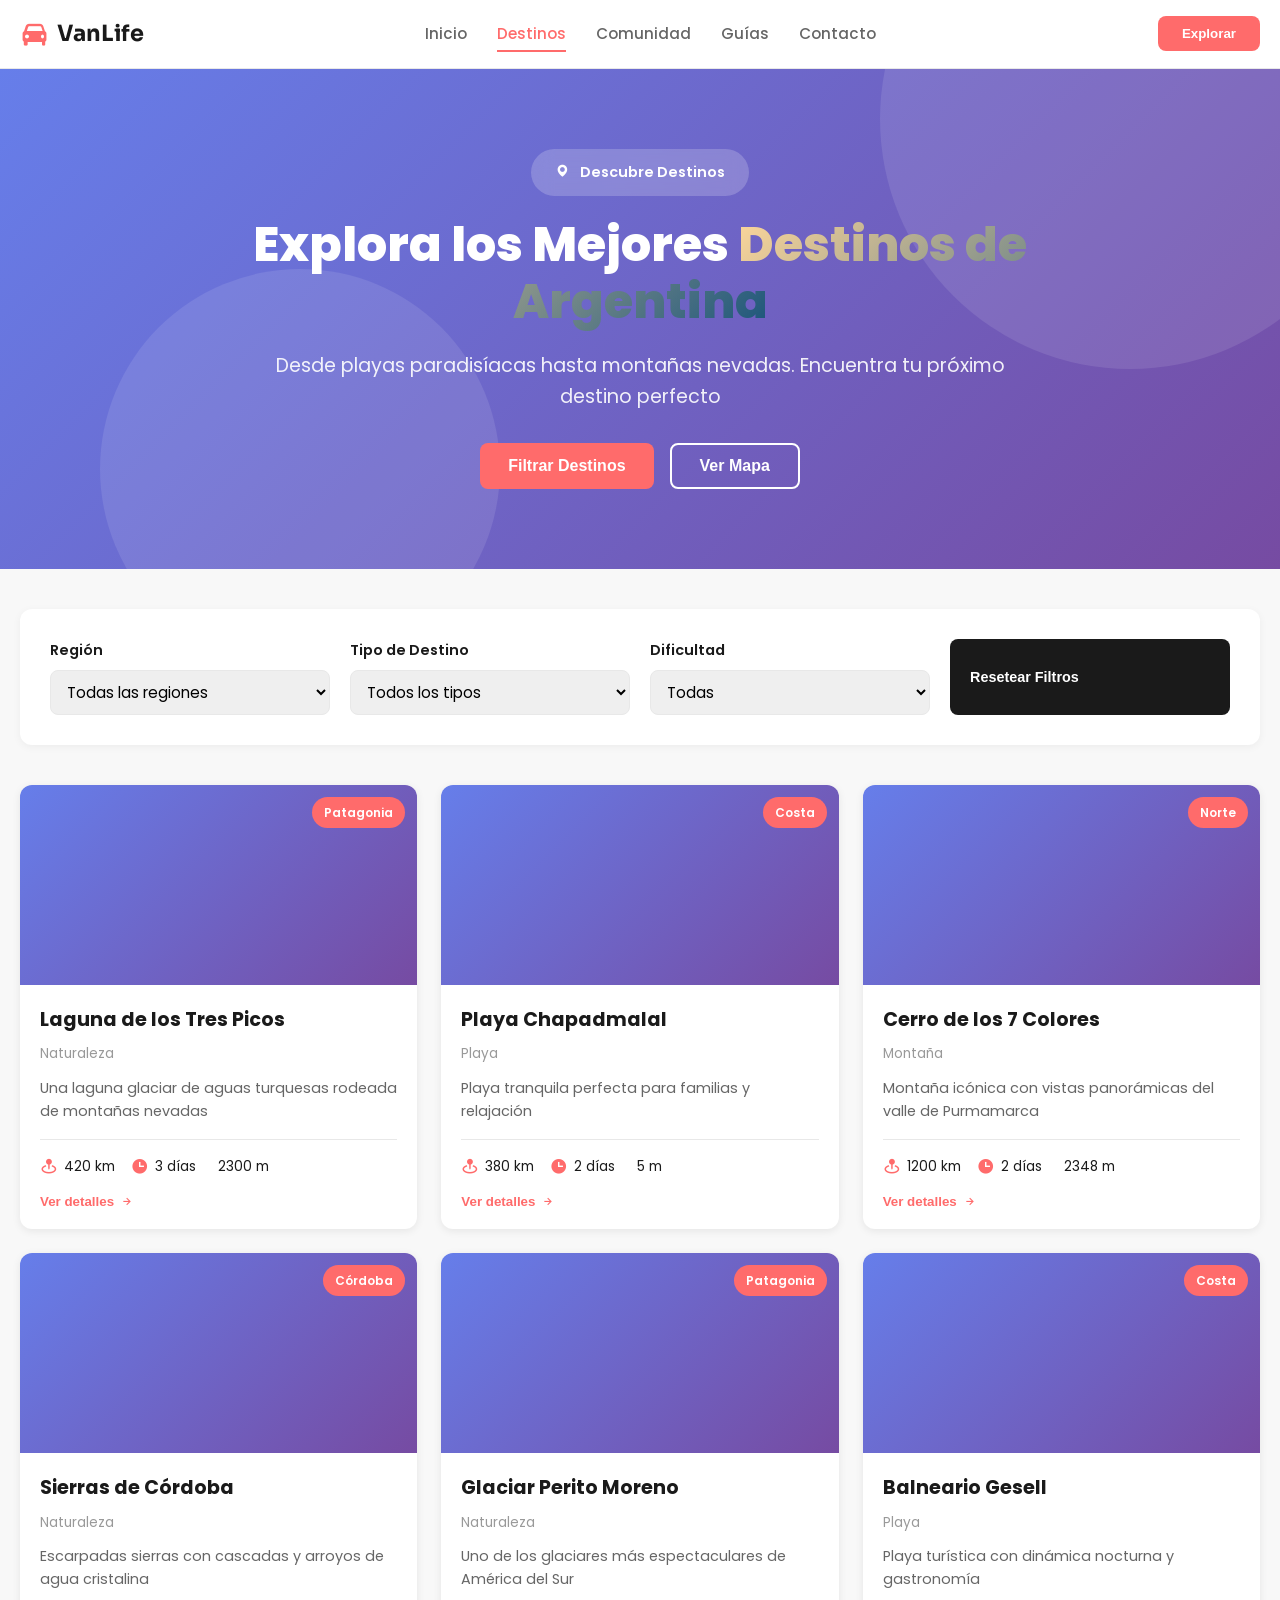
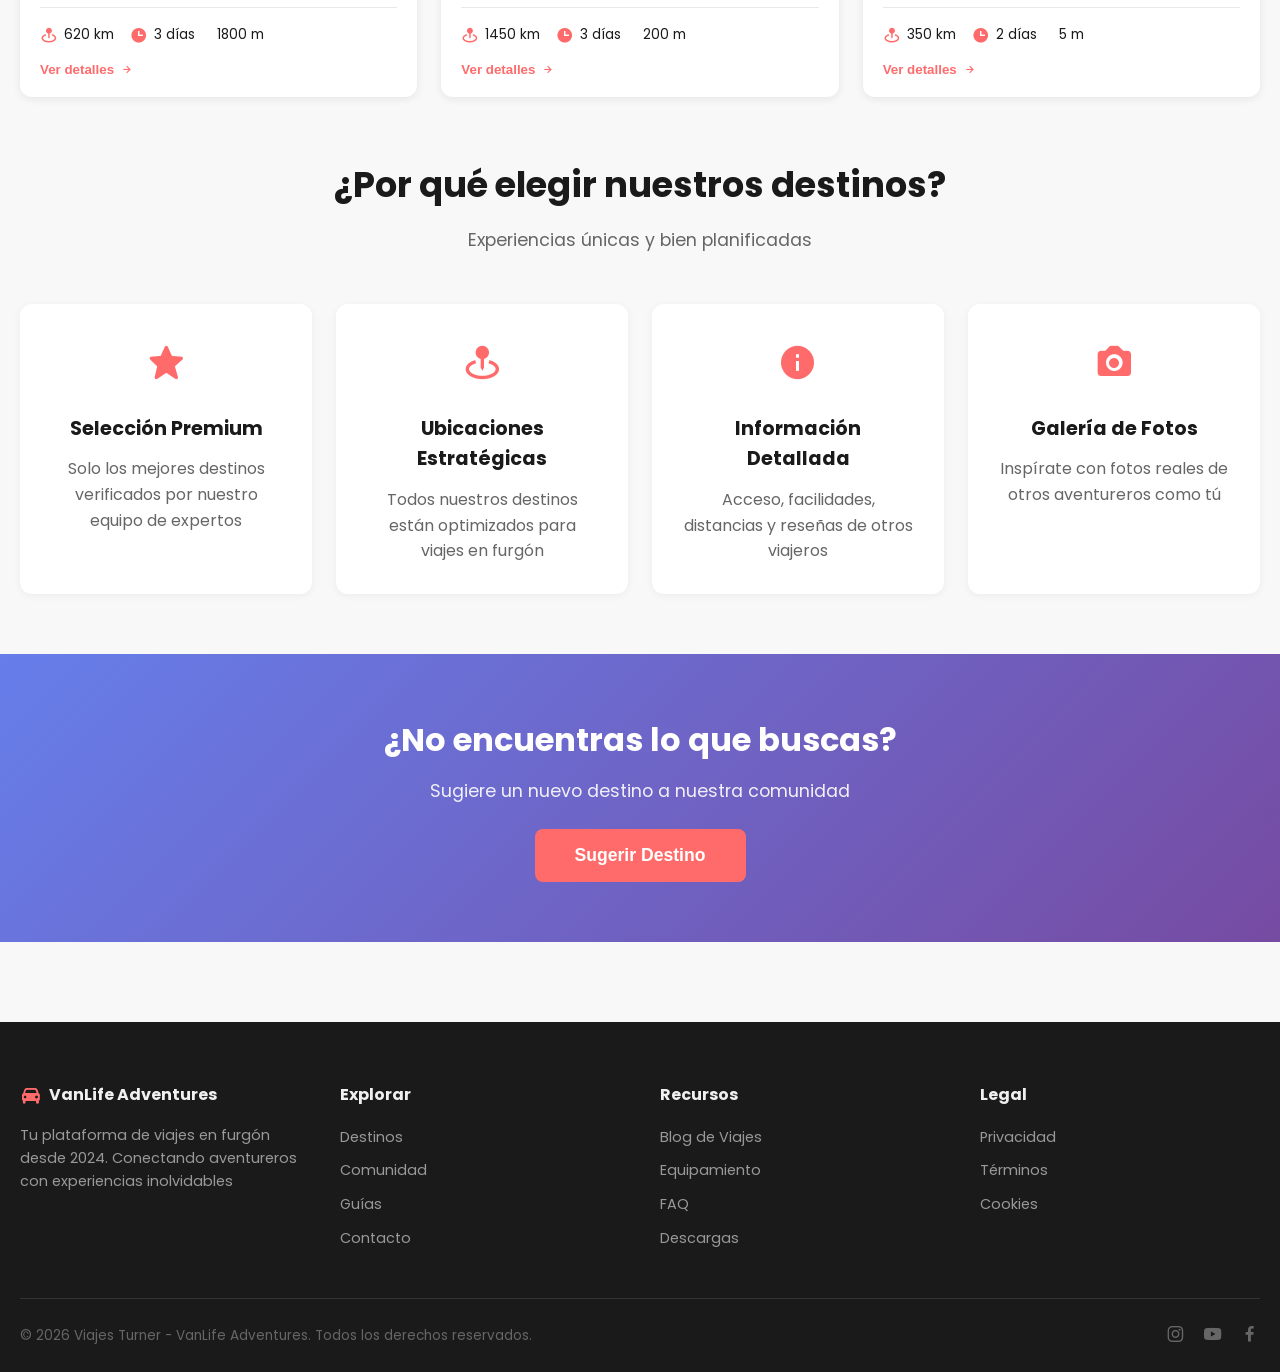
<file: destinos.html>
<!DOCTYPE html>
<html lang="es">
<head>
  <meta charset="UTF-8">
  <meta name="viewport" content="width=device-width, initial-scale=1.0">
  <meta name="description" content="Explora los mejores destinos para tu escapada en furgón">
  <title>Destinos - Viajes Turner</title>
  <link rel="preconnect" href="https://fonts.googleapis.com">
  <link rel="preconnect" href="https://fonts.gstatic.com" crossorigin>
  <link href="https://fonts.googleapis.com/css2?family=Poppins:wght@300;400;500;600;700;800&family=Sora:wght@400;500;600;700&display=swap" rel="stylesheet">
  <link rel="stylesheet" href="css/destinos.css">
  <link rel="stylesheet" href="https://cdn.jsdelivr.net/npm/boxicons@2.1.4/css/boxicons.min.css">
</head>
<body>
  <!-- NAVBAR -->
  <nav class="navbar">
    <div class="navbar__container">
      <div class="navbar__logo">
        <i class="bx bxs-car"></i>
        <span class="navbar__logo-text">VanLife</span>
      </div>
      <ul class="navbar__menu">
        <li><a href="index.html" class="navbar__link">Inicio</a></li>
        <li><a href="destinos.html" class="navbar__link active">Destinos</a></li>
        <li><a href="comunidad.html" class="navbar__link">Comunidad</a></li>
        <li><a href="guias.html" class="navbar__link">Guías</a></li>
        <li><a href="contacto.html" class="navbar__link">Contacto</a></li>
      </ul>
      <button class="navbar__cta">Explorar</button>
    </div>
  </nav>

  <!-- HERO SECTION -->
  <header class="hero">
    <div class="hero__background">
      <div class="hero__gradient-1"></div>
      <div class="hero__gradient-2"></div>
    </div>
    <div class="hero__content">
      <div class="hero__badge">
        <i class="bx bxs-map"></i> Descubre Destinos
      </div>
      <h1 class="hero__title">
        Explora los Mejores <span class="hero__highlight">Destinos de Argentina</span>
      </h1>
      <p class="hero__subtitle">Desde playas paradisíacas hasta montañas nevadas. Encuentra tu próximo destino perfecto</p>
      <div class="hero__buttons">
        <button class="btn btn--primary">Filtrar Destinos</button>
        <button class="btn btn--secondary">Ver Mapa</button>
      </div>
    </div>
  </header>

  <!-- MAIN CONTENT -->
  <main>
    <!-- FILTERS SECTION -->
    <section class="filters-section">
      <div class="filters-container">
        <div class="filter-group">
          <label for="region-filter">Región</label>
          <select id="region-filter" class="filter-select">
            <option value="all">Todas las regiones</option>
            <option value="patagonia">Patagonia</option>
            <option value="norte">Norte</option>
            <option value="costa">Costa</option>
            <option value="cordoba">Córdoba</option>
          </select>
        </div>
        <div class="filter-group">
          <label for="type-filter">Tipo de Destino</label>
          <select id="type-filter" class="filter-select">
            <option value="all">Todos los tipos</option>
            <option value="naturaleza">Naturaleza</option>
            <option value="playa">Playa</option>
            <option value="montaña">Montaña</option>
            <option value="ciudad">Ciudad</option>
          </select>
        </div>
        <div class="filter-group">
          <label for="difficulty-filter">Dificultad</label>
          <select id="difficulty-filter" class="filter-select">
            <option value="all">Todas</option>
            <option value="facil">Fácil</option>
            <option value="media">Media</option>
            <option value="dificil">Difícil</option>
          </select>
        </div>
        <button class="btn btn--filter">Resetear Filtros</button>
      </div>
    </section>

    <!-- DESTINATIONS GRID -->
    <section class="destinations-section">
      <div class="destinations-grid" id="destinationsGrid">
        <!-- Los destinos se cargarán aquí con JavaScript -->
      </div>
    </section>

    <!-- DESTINATION DETAIL MODAL -->
    <div class="modal" id="destinationModal">
      <div class="modal__content">
        <button class="modal__close">
          <i class="bx bx-x"></i>
        </button>
        <div class="modal__body" id="modalBody">
          <!-- El contenido se cargará aquí -->
        </div>
      </div>
    </div>

    <!-- FEATURES SECTION -->
    <section class="features-section">
      <div class="section__header">
        <h2 class="section__title">¿Por qué elegir nuestros destinos?</h2>
        <p class="section__subtitle">Experiencias únicas y bien planificadas</p>
      </div>
      <div class="features-grid">
        <div class="feature-card">
          <div class="feature-card__icon">
            <i class="bx bxs-star"></i>
          </div>
          <h3>Selección Premium</h3>
          <p>Solo los mejores destinos verificados por nuestro equipo de expertos</p>
        </div>
        <div class="feature-card">
          <div class="feature-card__icon">
            <i class="bx bxs-map-pin"></i>
          </div>
          <h3>Ubicaciones Estratégicas</h3>
          <p>Todos nuestros destinos están optimizados para viajes en furgón</p>
        </div>
        <div class="feature-card">
          <div class="feature-card__icon">
            <i class="bx bxs-info-circle"></i>
          </div>
          <h3>Información Detallada</h3>
          <p>Acceso, facilidades, distancias y reseñas de otros viajeros</p>
        </div>
        <div class="feature-card">
          <div class="feature-card__icon">
            <i class="bx bxs-camera"></i>
          </div>
          <h3>Galería de Fotos</h3>
          <p>Inspírate con fotos reales de otros aventureros como tú</p>
        </div>
      </div>
    </section>

    <!-- CTA SECTION -->
    <section class="cta">
      <div class="cta__content">
        <h2>¿No encuentras lo que buscas?</h2>
        <p>Sugiere un nuevo destino a nuestra comunidad</p>
        <button class="btn btn--large">Sugerir Destino</button>
      </div>
    </section>
  </main>

  <!-- FOOTER -->
  <footer class="footer">
    <div class="footer__content">
      <div class="footer__column">
        <h4><i class="bx bxs-car"></i> VanLife Adventures</h4>
        <p>Tu plataforma de viajes en furgón desde 2024. Conectando aventureros con experiencias inolvidables</p>
      </div>
      <div class="footer__column">
        <h4>Explorar</h4>
        <ul>
          <li><a href="destinos.html">Destinos</a></li>
          <li><a href="comunidad.html">Comunidad</a></li>
          <li><a href="guias.html">Guías</a></li>
          <li><a href="contacto.html">Contacto</a></li>
        </ul>
      </div>
      <div class="footer__column">
        <h4>Recursos</h4>
        <ul>
          <li><a href="#">Blog de Viajes</a></li>
          <li><a href="#">Equipamiento</a></li>
          <li><a href="#">FAQ</a></li>
          <li><a href="#">Descargas</a></li>
        </ul>
      </div>
      <div class="footer__column">
        <h4>Legal</h4>
        <ul>
          <li><a href="#">Privacidad</a></li>
          <li><a href="#">Términos</a></li>
          <li><a href="#">Cookies</a></li>
        </ul>
      </div>
    </div>
    <div class="footer__bottom">
      <p>&copy; 2026 Viajes Turner - VanLife Adventures. Todos los derechos reservados.</p>
      <div class="footer__socials">
        <a href="#" aria-label="Instagram"><i class="bx bxl-instagram"></i></a>
        <a href="#" aria-label="YouTube"><i class="bx bxl-youtube"></i></a>
        <a href="#" aria-label="Facebook"><i class="bx bxl-facebook"></i></a>
      </div>
    </div>
  </footer>

  <script src="js/destinos.js"></script>
</body>
</html>
</file>
<file: css/destinos.css>
/* ============================================================================
   RESET & BASE
   ============================================================================ */

* {
  margin: 0;
  padding: 0;
  box-sizing: border-box;
}

html {
  scroll-behavior: smooth;
  -webkit-font-smoothing: antialiased;
}

body {
  font-family: 'Poppins', sans-serif;
  background: #f8f8f8;
  color: #1a1a1a;
  line-height: 1.6;
}

/* ============================================================================
   NAVBAR
   ============================================================================ */

.navbar {
  background: #fff;
  border-bottom: 1px solid #e8e8e8;
  position: sticky;
  top: 0;
  z-index: 100;
  padding: 16px 0;
}

.navbar__container {
  max-width: 1400px;
  margin: 0 auto;
  padding: 0 20px;
  display: flex;
  justify-content: space-between;
  align-items: center;
}

.navbar__logo {
  display: flex;
  align-items: center;
  gap: 8px;
  font-size: 1.4rem;
  font-weight: 700;
}

.navbar__logo i {
  font-size: 1.8rem;
  color: #FF6B6B;
}

.navbar__logo-text {
  color: #1a1a1a;
  font-family: 'Sora', sans-serif;
}

.navbar__menu {
  list-style: none;
  display: flex;
  gap: 30px;
}

.navbar__link {
  text-decoration: none;
  color: #666;
  font-weight: 500;
  font-size: 0.95rem;
  transition: color 0.3s ease;
  position: relative;
}

.navbar__link:hover,
.navbar__link.active {
  color: #FF6B6B;
}

.navbar__link.active::after {
  content: '';
  position: absolute;
  bottom: -8px;
  left: 0;
  width: 100%;
  height: 2px;
  background: #FF6B6B;
}

.navbar__cta {
  padding: 10px 24px;
  background: #FF6B6B;
  color: #fff;
  border: none;
  border-radius: 8px;
  font-weight: 600;
  cursor: pointer;
  transition: all 0.3s ease;
}

.navbar__cta:hover {
  background: #ff5555;
  transform: translateY(-2px);
}

/* ============================================================================
   HERO SECTION
   ============================================================================ */

.hero {
  position: relative;
  padding: 80px 20px;
  background: linear-gradient(135deg, #667eea 0%, #764ba2 100%);
  color: #fff;
  overflow: hidden;
}

.hero__background {
  position: absolute;
  inset: 0;
  overflow: hidden;
}

.hero__gradient-1,
.hero__gradient-2 {
  position: absolute;
  border-radius: 50%;
  opacity: 0.1;
}

.hero__gradient-1 {
  width: 500px;
  height: 500px;
  background: #fff;
  top: -200px;
  right: -100px;
}

.hero__gradient-2 {
  width: 400px;
  height: 400px;
  background: #fff;
  bottom: -100px;
  left: 100px;
}

.hero__content {
  max-width: 800px;
  margin: 0 auto;
  text-align: center;
  position: relative;
  z-index: 1;
}

.hero__badge {
  display: inline-block;
  background: rgba(255, 255, 255, 0.2);
  padding: 12px 24px;
  border-radius: 30px;
  font-size: 0.9rem;
  font-weight: 600;
  margin-bottom: 20px;
  backdrop-filter: blur(10px);
}

.hero__badge i {
  margin-right: 8px;
}

.hero__title {
  font-size: 3rem;
  font-weight: 800;
  margin-bottom: 20px;
  line-height: 1.2;
}

.hero__highlight {
  background: linear-gradient(135deg, #ffd89b 0%, #19547b 100%);
  -webkit-background-clip: text;
  -webkit-text-fill-color: transparent;
  background-clip: text;
}

.hero__subtitle {
  font-size: 1.2rem;
  margin-bottom: 30px;
  opacity: 0.9;
}

.hero__buttons {
  display: flex;
  gap: 16px;
  justify-content: center;
  flex-wrap: wrap;
}

/* ============================================================================
   BUTTONS
   ============================================================================ */

.btn {
  padding: 12px 28px;
  border: none;
  border-radius: 8px;
  font-size: 1rem;
  font-weight: 600;
  cursor: pointer;
  transition: all 0.3s ease;
  display: inline-flex;
  align-items: center;
  gap: 8px;
}

.btn--primary {
  background: #FF6B6B;
  color: #fff;
}

.btn--primary:hover {
  background: #ff5555;
  transform: translateY(-2px);
}

.btn--secondary {
  background: transparent;
  color: #fff;
  border: 2px solid #fff;
}

.btn--secondary:hover {
  background: rgba(255, 255, 255, 0.1);
}

.btn--filter {
  background: #1a1a1a;
  color: #fff;
  padding: 10px 20px;
  font-size: 0.9rem;
}

.btn--filter:hover {
  background: #333;
}

.btn--large {
  padding: 16px 40px;
  font-size: 1.1rem;
  background: #FF6B6B;
  color: #fff;
}

.btn--large:hover {
  background: #ff5555;
  transform: translateY(-2px);
}

/* ============================================================================
   FILTERS SECTION
   ============================================================================ */

.filters-section {
  max-width: 1400px;
  margin: 40px auto;
  padding: 0 20px;
}

.filters-container {
  background: #fff;
  padding: 30px;
  border-radius: 12px;
  display: grid;
  grid-template-columns: repeat(auto-fit, minmax(200px, 1fr));
  gap: 20px;
  box-shadow: 0 2px 8px rgba(0, 0, 0, 0.05);
}

.filter-group {
  display: flex;
  flex-direction: column;
}

.filter-group label {
  font-weight: 600;
  margin-bottom: 8px;
  color: #1a1a1a;
  font-size: 0.9rem;
}

.filter-select {
  padding: 10px 12px;
  border: 1px solid #e8e8e8;
  border-radius: 8px;
  font-family: 'Poppins', sans-serif;
  font-size: 0.95rem;
  cursor: pointer;
  transition: all 0.3s ease;
}

.filter-select:hover,
.filter-select:focus {
  border-color: #FF6B6B;
  outline: none;
  box-shadow: 0 0 0 3px rgba(255, 107, 107, 0.1);
}

/* ============================================================================
   DESTINATIONS GRID
   ============================================================================ */

.destinations-section {
  max-width: 1400px;
  margin: 40px auto;
  padding: 0 20px;
}

.destinations-grid {
  display: grid;
  grid-template-columns: repeat(auto-fill, minmax(300px, 1fr));
  gap: 24px;
}

.destination-card {
  background: #fff;
  border-radius: 12px;
  overflow: hidden;
  box-shadow: 0 2px 8px rgba(0, 0, 0, 0.08);
  transition: all 0.3s ease;
  cursor: pointer;
  display: flex;
  flex-direction: column;
}

.destination-card:hover {
  transform: translateY(-8px);
  box-shadow: 0 8px 24px rgba(0, 0, 0, 0.15);
}

.destination-card__image {
  width: 100%;
  height: 200px;
  background: linear-gradient(135deg, #667eea 0%, #764ba2 100%);
  position: relative;
  overflow: hidden;
}

.destination-card__badge {
  position: absolute;
  top: 12px;
  right: 12px;
  background: #FF6B6B;
  color: #fff;
  padding: 6px 12px;
  border-radius: 20px;
  font-size: 0.75rem;
  font-weight: 600;
}

.destination-card__content {
  padding: 20px;
  flex: 1;
  display: flex;
  flex-direction: column;
}

.destination-card__title {
  font-size: 1.2rem;
  font-weight: 700;
  margin-bottom: 8px;
  color: #1a1a1a;
}

.destination-card__region {
  font-size: 0.85rem;
  color: #999;
  margin-bottom: 12px;
}

.destination-card__description {
  font-size: 0.9rem;
  color: #666;
  margin-bottom: 16px;
  flex: 1;
}

.destination-card__stats {
  display: flex;
  gap: 16px;
  padding-top: 16px;
  border-top: 1px solid #e8e8e8;
  margin-bottom: 16px;
}

.stat {
  display: flex;
  align-items: center;
  gap: 6px;
  font-size: 0.85rem;
}

.stat i {
  color: #FF6B6B;
  font-size: 1.1rem;
}

.destination-card__button {
  align-self: flex-start;
  background: none;
  border: none;
  color: #FF6B6B;
  font-weight: 600;
  cursor: pointer;
  display: flex;
  align-items: center;
  gap: 6px;
  transition: all 0.3s ease;
}

.destination-card__button:hover {
  gap: 12px;
}

/* ============================================================================
   MODAL
   ============================================================================ */

.modal {
  display: none;
  position: fixed;
  inset: 0;
  background: rgba(0, 0, 0, 0.6);
  z-index: 1000;
  align-items: center;
  justify-content: center;
  padding: 20px;
}

.modal.active {
  display: flex;
}

.modal__content {
  background: #fff;
  border-radius: 12px;
  max-width: 600px;
  width: 100%;
  max-height: 90vh;
  overflow-y: auto;
  position: relative;
}

.modal__close {
  position: absolute;
  top: 20px;
  right: 20px;
  background: #f0f0f0;
  border: none;
  width: 40px;
  height: 40px;
  border-radius: 50%;
  cursor: pointer;
  display: flex;
  align-items: center;
  justify-content: center;
  font-size: 1.5rem;
  transition: all 0.3s ease;
  z-index: 10;
}

.modal__close:hover {
  background: #e8e8e8;
  transform: rotate(90deg);
}

.modal__body {
  padding: 40px 30px;
}

.modal-header {
  margin-bottom: 24px;
}

.modal-header h2 {
  font-size: 1.8rem;
  margin-bottom: 8px;
}

.modal-header p {
  color: #666;
}

.modal-info {
  display: grid;
  grid-template-columns: 1fr 1fr;
  gap: 16px;
  margin-bottom: 24px;
}

.info-item {
  display: flex;
  align-items: center;
  gap: 12px;
}

.info-item i {
  font-size: 1.5rem;
  color: #FF6B6B;
}

.info-item-text h4 {
  font-size: 0.85rem;
  color: #999;
  margin-bottom: 4px;
}

.info-item-text p {
  font-weight: 600;
  font-size: 0.95rem;
}

.modal-description {
  margin-bottom: 24px;
  line-height: 1.8;
}

.modal-description h3 {
  margin-bottom: 12px;
  font-size: 1.1rem;
}

.modal-description ul {
  list-style: none;
  padding-left: 0;
}

.modal-description li {
  padding-left: 24px;
  position: relative;
  margin-bottom: 8px;
}

.modal-description li::before {
  content: '✓';
  position: absolute;
  left: 0;
  color: #FF6B6B;
  font-weight: bold;
}

/* ============================================================================
   FEATURES SECTION
   ============================================================================ */

.features-section {
  max-width: 1400px;
  margin: 60px auto;
  padding: 0 20px;
}

.section__header {
  text-align: center;
  margin-bottom: 50px;
}

.section__title {
  font-size: 2.2rem;
  font-weight: 700;
  margin-bottom: 12px;
}

.section__subtitle {
  font-size: 1.1rem;
  color: #666;
}

.features-grid {
  display: grid;
  grid-template-columns: repeat(auto-fit, minmax(250px, 1fr));
  gap: 24px;
}

.feature-card {
  background: #fff;
  padding: 30px;
  border-radius: 12px;
  text-align: center;
  box-shadow: 0 2px 8px rgba(0, 0, 0, 0.05);
  transition: all 0.3s ease;
}

.feature-card:hover {
  transform: translateY(-8px);
  box-shadow: 0 8px 24px rgba(0, 0, 0, 0.12);
}

.feature-card__icon {
  font-size: 2.5rem;
  color: #FF6B6B;
  margin-bottom: 16px;
}

.feature-card h3 {
  font-size: 1.2rem;
  margin-bottom: 12px;
}

.feature-card p {
  color: #666;
  line-height: 1.6;
}

/* ============================================================================
   CTA SECTION
   ============================================================================ */

.cta {
  background: linear-gradient(135deg, #667eea 0%, #764ba2 100%);
  color: #fff;
  padding: 60px 20px;
  text-align: center;
  margin-top: 60px;
}

.cta__content {
  max-width: 600px;
  margin: 0 auto;
}

.cta h2 {
  font-size: 2rem;
  margin-bottom: 12px;
}

.cta p {
  font-size: 1.1rem;
  margin-bottom: 24px;
  opacity: 0.9;
}

/* ============================================================================
   FOOTER
   ============================================================================ */

.footer {
  background: #1a1a1a;
  color: #f0f0f0;
  padding: 60px 20px 20px;
  margin-top: 80px;
}

.footer__content {
  max-width: 1400px;
  margin: 0 auto 40px;
  display: grid;
  grid-template-columns: repeat(auto-fit, minmax(250px, 1fr));
  gap: 40px;
}

.footer__column h4 {
  font-size: 1rem;
  font-weight: 700;
  margin-bottom: 16px;
  display: flex;
  align-items: center;
  gap: 8px;
}

.footer__column h4 i {
  color: #FF6B6B;
  font-size: 1.3rem;
}

.footer__column p {
  color: #999;
  line-height: 1.6;
  font-size: 0.9rem;
}

.footer__column ul {
  list-style: none;
}

.footer__column li {
  margin-bottom: 8px;
}

.footer__column a {
  color: #999;
  text-decoration: none;
  font-size: 0.9rem;
  transition: color 0.3s ease;
}

.footer__column a:hover {
  color: #FF6B6B;
}

.footer__bottom {
  max-width: 1400px;
  margin: 0 auto;
  padding-top: 20px;
  border-top: 1px solid #333;
  display: flex;
  justify-content: space-between;
  align-items: center;
  flex-wrap: wrap;
  gap: 16px;
  font-size: 0.85rem;
  color: #666;
}

.footer__socials {
  display: flex;
  gap: 16px;
}

.footer__socials a {
  color: #666;
  text-decoration: none;
  transition: color 0.3s ease;
  font-size: 1.3rem;
}

.footer__socials a:hover {
  color: #FF6B6B;
}

/* ============================================================================
   RESPONSIVE
   ============================================================================ */

@media (max-width: 768px) {
  .navbar__menu {
    gap: 16px;
    font-size: 0.85rem;
  }

  .hero__title {
    font-size: 2rem;
  }

  .hero__subtitle {
    font-size: 1rem;
  }

  .filters-container {
    grid-template-columns: 1fr;
  }

  .destinations-grid {
    grid-template-columns: 1fr;
  }

  .modal-info {
    grid-template-columns: 1fr;
  }

  .footer__bottom {
    flex-direction: column;
    text-align: center;
  }
}

@media (max-width: 480px) {
  .navbar__menu {
    display: none;
  }

  .hero__title {
    font-size: 1.5rem;
  }

  .hero__buttons {
    flex-direction: column;
  }

  .section__title {
    font-size: 1.5rem;
  }
}
</file>
